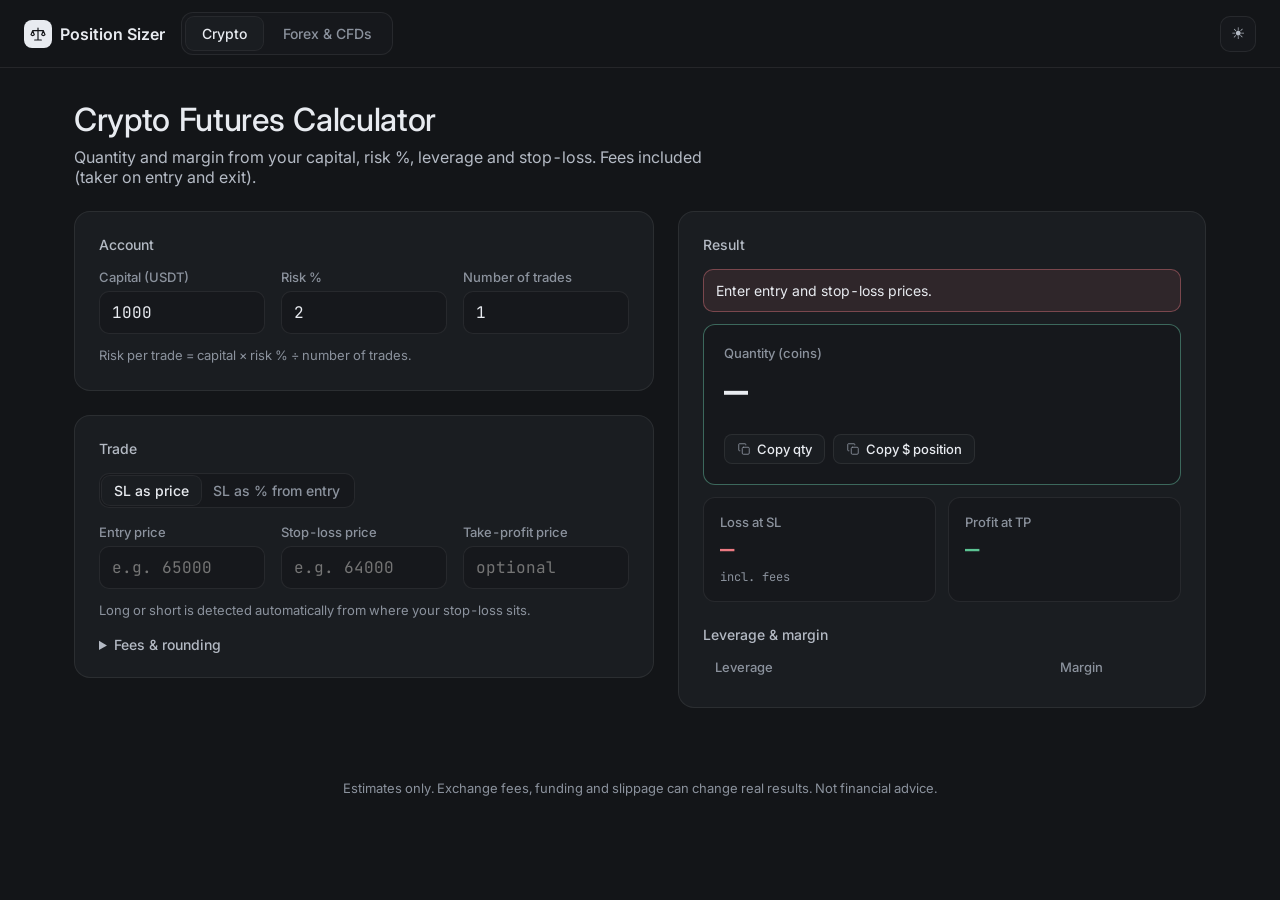
<file: index.html>
<!DOCTYPE html>
<html lang="en">
<head>
<meta charset="UTF-8">
<meta name="viewport" content="width=device-width, initial-scale=1">
<title>Crypto Position Size Calculator</title>
<meta name="description" content="Crypto futures position size, quantity and margin calculator with leverage, fees and risk per trade.">
<meta name="theme-color" content="#16191f">
<link rel="manifest" href="manifest.json">
<link rel="icon" href="icons/icon.svg" type="image/svg+xml">
<link rel="preconnect" href="https://fonts.googleapis.com"><link rel="preconnect" href="https://fonts.gstatic.com" crossorigin><link rel="stylesheet" href="https://fonts.googleapis.com/css2?family=Inter:wght@400;500;600&family=JetBrains+Mono:wght@400;500&display=swap">
<link rel="stylesheet" href="css/styles.css?v=16">
<script src="js/common.js?v=16"></script>
</head>
<body>
<nav class="nav">
  <div class="brand"><span class="logo"><svg width="16" height="16" viewBox="0 0 24 24" fill="none" stroke="currentColor" stroke-width="1.75" stroke-linecap="round" stroke-linejoin="round" aria-hidden="true"><path d="M12 3v18M7 21h10M4 7h16M4 7l-2.5 6a3 3 0 0 0 5 0zM20 7l-2.5 6a3 3 0 0 0 5 0z"/></svg></span> Position Sizer</div>
  <div class="tabs"><a href="index.html" class="active">Crypto</a><a href="forex.html">Forex &amp; CFDs</a></div>
  <div class="theme-ctl">
    <button class="icon-btn" id="modeBtn" aria-label="Toggle dark/light mode"></button>
  </div>
</nav>

<main>
  <div class="page-head">
    <h1>Crypto Futures Calculator</h1>
    <p>Quantity and margin from your capital, risk %, leverage and stop-loss. Fees included (taker on entry and exit).</p>
  </div>
  <div class="grid">
    <section>
      <div class="card">
        <h2>Account</h2>
        <div class="fields">
          <label>Capital (USDT)<input id="capital" type="number" min="0" step="any" value="1000" data-save></label>
          <label>Risk %<input id="risk" type="number" min="0" step="any" value="2" data-save></label>
          <label>Number of trades<input id="trades" type="number" min="1" step="1" value="1" data-save></label>
        </div>
        <p class="hint">Risk per trade = capital × risk % ÷ number of trades.</p>
      </div>
      <div class="card">
        <h2>Trade</h2>
        <div class="seg" id="slModeSeg"><button data-m="price" class="on">SL as price</button><button data-m="pct">SL as % from entry</button></div>
        <div class="seg" id="sideSeg" hidden><button data-d="long" class="on">Buy / Long</button><button data-d="short">Sell / Short</button></div>
        <div class="fields">
          <label>Entry price<input id="entry" type="number" min="0" step="any" placeholder="e.g. 65000" data-save></label>
          <label class="sl-price">Stop-loss price<input id="sl" type="number" min="0" step="any" placeholder="e.g. 64000" data-save></label>
          <label class="sl-pct" hidden>Stop-loss %<input id="slPct" type="number" min="0" step="any" placeholder="e.g. 1.5" data-save></label>
          <label>Take-profit price<input id="tp" type="number" min="0" step="any" placeholder="optional" data-save></label>
        </div>
        <p class="hint" id="slHint">Long or short is detected automatically from where your stop-loss sits.</p>
        <details style="margin-top:1rem">
          <summary>Fees &amp; rounding</summary>
          <div class="fields">
            <label>Taker fee % (each side)<input id="fee" type="number" min="0" step="any" value="0.06" data-save></label>
            <label>Qty step<input id="qstep" type="number" min="0" step="any" value="0.001" data-save></label>
          </div>
          <p class="hint">Default: Bitunix futures taker 0.06% (maker 0.02%). Worst case assumed: taker on entry and on exit.</p>
        </details>
      </div>
    </section>

    <section>
      <div class="card">
        <h2>Result <span id="dir"></span></h2>
        <div id="alerts"></div>
        <div class="hero">
          <div class="stat main"><div class="k">Quantity (coins)</div><div class="v" id="qty">—</div><div class="s" id="qtySub"></div>
            <div class="copy-row"><button class="copy-chip" id="copyQty" type="button"><svg width="14" height="14" viewBox="0 0 24 24" fill="none" stroke="currentColor" stroke-width="1.5" stroke-linecap="round" stroke-linejoin="round" aria-hidden="true"><rect x="9" y="9" width="12" height="12" rx="2"/><path d="M5 15H4a1 1 0 0 1-1-1V4a1 1 0 0 1 1-1h10a1 1 0 0 1 1 1v1"/></svg>Copy qty</button><button class="copy-chip" id="copyPos" type="button"><svg width="14" height="14" viewBox="0 0 24 24" fill="none" stroke="currentColor" stroke-width="1.5" stroke-linecap="round" stroke-linejoin="round" aria-hidden="true"><rect x="9" y="9" width="12" height="12" rx="2"/><path d="M5 15H4a1 1 0 0 1-1-1V4a1 1 0 0 1 1-1h10a1 1 0 0 1 1 1v1"/></svg>Copy $ position</button></div></div>
          <div class="stat"><div class="k">Loss at SL</div><div class="v down" id="loss">—</div><div class="s">incl. fees</div></div>
          <div class="stat"><div class="k">Profit at TP</div><div class="v up" id="profit">—</div><div class="s" id="rr"></div></div>
        </div>
        <h2 style="margin-top:1.25rem">Leverage &amp; margin</h2>
        <table class="levtable"><thead><tr><th>Leverage</th><th>Margin</th><th></th></tr></thead><tbody id="levRows"></tbody></table>
      </div>
    </section>
  </div>
</main>
<footer>Estimates only. Exchange fees, funding and slippage can change real results. Not financial advice.</footer>
<script src="js/crypto.js?v=16"></script>
</body>
</html>
</file>
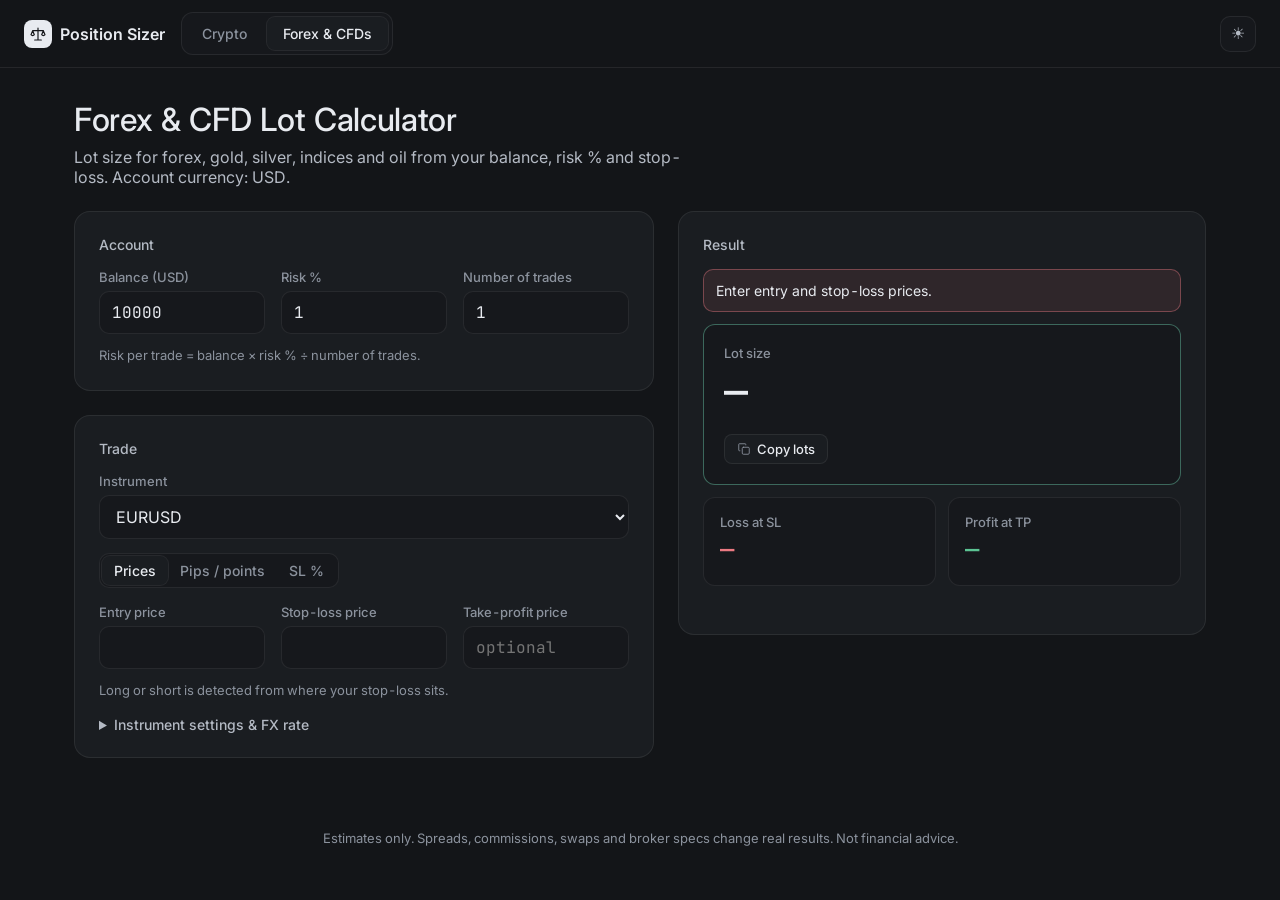
<file: forex.html>
<!DOCTYPE html>
<html lang="en">
<head>
<meta charset="UTF-8">
<meta name="viewport" content="width=device-width, initial-scale=1">
<title>Forex, Gold, Indices &amp; Oil Lot Size Calculator</title>
<meta name="description" content="Lot size calculator for forex, gold, silver, indices and oil with risk % and stop-loss.">
<meta name="theme-color" content="#16191f">
<link rel="manifest" href="manifest.json">
<link rel="icon" href="icons/icon.svg" type="image/svg+xml">
<link rel="preconnect" href="https://fonts.googleapis.com"><link rel="preconnect" href="https://fonts.gstatic.com" crossorigin><link rel="stylesheet" href="https://fonts.googleapis.com/css2?family=Inter:wght@400;500;600&family=JetBrains+Mono:wght@400;500&display=swap">
<link rel="stylesheet" href="css/styles.css?v=16">
<script src="js/common.js?v=16"></script>
</head>
<body>
<nav class="nav">
  <div class="brand"><span class="logo"><svg width="16" height="16" viewBox="0 0 24 24" fill="none" stroke="currentColor" stroke-width="1.75" stroke-linecap="round" stroke-linejoin="round" aria-hidden="true"><path d="M12 3v18M7 21h10M4 7h16M4 7l-2.5 6a3 3 0 0 0 5 0zM20 7l-2.5 6a3 3 0 0 0 5 0z"/></svg></span> Position Sizer</div>
  <div class="tabs"><a href="index.html">Crypto</a><a href="forex.html" class="active">Forex &amp; CFDs</a></div>
  <div class="theme-ctl">
    <button class="icon-btn" id="modeBtn" aria-label="Toggle dark/light mode"></button>
  </div>
</nav>

<main>
  <div class="page-head">
    <h1>Forex &amp; CFD Lot Calculator</h1>
    <p>Lot size for forex, gold, silver, indices and oil from your balance, risk % and stop-loss. Account currency: USD.</p>
  </div>
  <div class="grid">
    <section>
      <div class="card">
        <h2>Account</h2>
        <div class="fields">
          <label>Balance (USD)<input id="capital" type="number" min="0" step="any" value="10000" data-save></label>
          <label>Risk %<input id="risk" type="number" min="0" step="any" value="1" data-save></label>
          <label>Number of trades<input id="trades" type="number" min="1" step="1" value="1" data-save></label>
        </div>
        <p class="hint">Risk per trade = balance × risk % ÷ number of trades.</p>
      </div>
      <div class="card">
        <h2>Trade</h2>
        <label style="margin-bottom:.9rem">Instrument<select id="sym" data-save></select></label>
        <div class="seg" id="modeSeg"><button data-m="price" class="on">Prices</button><button data-m="pips">Pips / points</button><button data-m="pct">SL %</button></div>
        <div class="seg" id="dirSeg" hidden><button data-d="long" class="on">Buy / Long</button><button data-d="short">Sell / Short</button></div>
        <div class="fields">
          <label>Entry price<input id="entry" type="number" min="0" step="any" data-save></label>
          <label class="pm-price">Stop-loss price<input id="sl" type="number" min="0" step="any" data-save></label>
          <label class="pm-pct" hidden>Stop-loss % from entry<input id="slPct" type="number" min="0" step="any" placeholder="e.g. 0.5" data-save></label>
          <label class="pm-tp">Take-profit price<input id="tp" type="number" min="0" step="any" placeholder="optional" data-save></label>
          <label class="pm-pips" hidden><span>Stop-loss (<span class="unit">pips</span>)</span><input id="slPips" type="number" min="0" step="any" data-save></label>
          <label class="pm-pips" hidden><span>Take-profit (<span class="unit">pips</span>)</span><input id="tpPips" type="number" min="0" step="any" placeholder="optional" data-save></label>
        </div>
        <p class="hint" id="modeHint"></p>
        <details style="margin-top:1rem">
          <summary>Instrument settings &amp; FX rate</summary>
          <div class="fields">
            <label>Contract size / lot<input id="cs" type="number" min="0" step="any"></label>
            <label><span>Pip / point size</span><input id="pip" type="number" min="0" step="any"></label>
            <label>Lot step<input id="step" type="number" min="0" step="any"></label>
            <label><span>1 <span id="qccy">USD</span> in USD</span><input id="rate" type="number" min="0" step="any" placeholder="auto"></label>
          </div>
          <p class="hint" id="rateInfo"></p>
          <button class="btn" id="resetSpec" style="margin-top:.6rem">Reset this symbol to defaults</button>
          <button class="btn" id="refreshRates" style="margin-top:.6rem">Refresh live rates</button>
          <p class="hint">Contract sizes vary by broker (e.g. some use 100 barrels for oil or 10 per index lot). Check yours and edit here; changes are saved per symbol.</p>
        </details>
      </div>
    </section>

    <section>
      <div class="card">
        <h2>Result <span id="dir"></span></h2>
        <div id="alerts"></div>
        <div class="hero">
          <div class="stat main"><div class="k">Lot size</div><div class="v" id="lots">—</div><div class="s" id="lotsSub"></div>
            <div class="copy-row"><button class="copy-chip" id="copyLots" type="button"><svg width="14" height="14" viewBox="0 0 24 24" fill="none" stroke="currentColor" stroke-width="1.5" stroke-linecap="round" stroke-linejoin="round" aria-hidden="true"><rect x="9" y="9" width="12" height="12" rx="2"/><path d="M5 15H4a1 1 0 0 1-1-1V4a1 1 0 0 1 1-1h10a1 1 0 0 1 1 1v1"/></svg>Copy lots</button></div></div>
          <div class="stat"><div class="k">Loss at SL</div><div class="v down" id="loss">—</div><div class="s" id="lossSub"></div></div>
          <div class="stat"><div class="k">Profit at TP</div><div class="v up" id="profit">—</div><div class="s" id="rr"></div></div>
        </div>
      </div>
    </section>
  </div>
</main>
<footer>Estimates only. Spreads, commissions, swaps and broker specs change real results. Not financial advice.</footer>
<script src="js/instruments.js?v=16"></script>
<script src="js/rates.js?v=16"></script>
<script src="js/forex.js?v=16"></script>
</body>
</html>
</file>
<file: css/styles.css>
/* ===== Tokens: graphite neutrals, one green accent, red/green only for loss/profit ===== */
:root {
  --radius: 16px;
  --font: "Inter", system-ui, -apple-system, "Segoe UI", Roboto, sans-serif;
  --mono: "JetBrains Mono", ui-monospace, "Cascadia Mono", Consolas, monospace;
  --bg: #f4f5f6; --card: #ffffff; --card-border: rgba(24, 27, 32, .09);
  --text: #1c1f24; --text2: #4a505a; --muted: #6b717c;
  --accent: #17805f; --up: #23835a; --down: #c2414e; --input: #f8f9fa;
  --ring: rgba(23, 128, 95, .28);
  --ease: cubic-bezier(.2, 0, 0, 1);
}
[data-mode="dark"] {
  --bg: #131518; --card: #1a1d21; --card-border: rgba(232, 235, 240, .08);
  --text: #e8ebf0; --text2: #b4bac4; --muted: #8b929d;
  --accent: #5cc8a2; --up: #5cc493; --down: #ec7a82; --input: #16181c;
  --ring: rgba(92, 200, 162, .32);
}

/* ===== Base ===== */
* { box-sizing: border-box; }
html, body { margin: 0; }
body {
  font-family: var(--font); color: var(--text); min-height: 100vh;
  background: var(--bg); font-variant-numeric: tabular-nums;
}
a { color: var(--accent); }
:focus-visible { outline: 2px solid var(--accent); outline-offset: 2px; }

/* ===== Nav ===== */
.nav {
  position: sticky; top: 0; z-index: 10; display: flex; align-items: center; gap: 16px;
  padding: 12px 24px; background: var(--bg); border-bottom: 1px solid var(--card-border);
  flex-wrap: wrap;
}
.brand { font-weight: 600; display: flex; align-items: center; gap: 8px; }
.brand .logo { width: 28px; height: 28px; border-radius: 8px; display: grid; place-items: center;
  background: var(--text); color: var(--bg); }
.tabs { display: flex; gap: 4px; background: var(--input); padding: 4px; border-radius: 12px; border: 1px solid var(--card-border); }
.tabs a { text-decoration: none; color: var(--muted); padding: 8px 16px; border-radius: 8px; font-weight: 500; font-size: .875rem;
  transition: color .15s var(--ease), background-color .15s var(--ease); }
.tabs a:hover { color: var(--text); }
.tabs a.active { background: var(--card); color: var(--text); box-shadow: 0 0 0 1px var(--card-border); }
.theme-ctl { margin-left: auto; display: flex; gap: 8px; align-items: center; }
.icon-btn { background: var(--input); border: 1px solid var(--card-border); color: var(--text2);
  border-radius: 10px; width: 36px; height: 36px; cursor: pointer; font-size: 1rem;
  transition: color .15s var(--ease); }
.icon-btn:hover { color: var(--text); }

/* ===== Layout ===== */
main { max-width: 1180px; margin: 0 auto; padding: 32px 24px 48px; }
.page-head h1 { margin: 0 0 8px; font-size: clamp(1.5rem, 3vw, 2rem); font-weight: 500; letter-spacing: -.01em; }
.page-head p { margin: 0 0 24px; color: var(--text2); max-width: 64ch; }
.grid { display: grid; grid-template-columns: 1.1fr 1fr; gap: 24px; align-items: start; }
@media (max-width: 880px) { .grid { grid-template-columns: 1fr; } .theme-ctl { margin-left: 0; } }

.card {
  background: var(--card); border: 1px solid var(--card-border); border-radius: var(--radius);
  padding: 24px; margin-bottom: 24px;
}
.card h2 { font-size: .875rem; font-weight: 500; color: var(--text2); margin: 0 0 16px; display: flex; align-items: center; gap: 8px; }
.fields { display: grid; grid-template-columns: repeat(auto-fit, minmax(150px, 1fr)); gap: 16px; }
label { display: flex; flex-direction: column; gap: 6px; font-size: .8125rem; color: var(--muted); font-weight: 500; }
input, select {
  font: 400 1rem var(--mono); color: var(--text); background: var(--input);
  border: 1px solid var(--card-border); border-radius: 10px; padding: 10px 12px; width: 100%;
  transition: border-color .15s var(--ease), box-shadow .15s var(--ease);
}
input:focus, select:focus { outline: none; border-color: var(--accent); box-shadow: 0 0 0 3px var(--ring); }
select { font-family: var(--font); }
.hint { font-size: .8125rem; color: var(--muted); margin: 12px 0 0; line-height: 1.5; }

.seg { display: inline-flex; background: var(--input); border: 1px solid var(--card-border); border-radius: 10px; padding: 2px; margin-bottom: 16px; }
.seg button { background: none; border: 0; color: var(--muted); padding: 6px 12px; border-radius: 8px; font: 500 .875rem var(--font); cursor: pointer;
  transition: color .15s var(--ease), background-color .15s var(--ease); }
.seg button:hover { color: var(--text); }
.seg button.on { background: var(--card); color: var(--text); box-shadow: 0 0 0 1px var(--card-border); }

/* ===== Results ===== */
.hero { display: grid; grid-template-columns: 1fr 1fr; gap: 12px; margin-bottom: 24px; }
.stat { background: var(--input); border: 1px solid var(--card-border); border-radius: 12px; padding: 16px; }
.stat .k { font-size: .8125rem; color: var(--muted); font-weight: 500; }
.stat .v { font: 500 1.5rem var(--mono); margin-top: 4px; word-break: break-all; letter-spacing: -.01em; }
.stat .s { font-size: .75rem; color: var(--muted); margin-top: 4px; font-family: var(--mono); }
.stat.main { grid-column: 1 / -1; padding: 20px; border-color: color-mix(in srgb, var(--accent) 40%, var(--card-border)); }
.stat.main .v { font-size: 2.5rem; color: var(--text); letter-spacing: -.02em; }
.rows { margin: 0; display: grid; grid-template-columns: 1fr auto; gap: 8px 16px; }
.rows dt { color: var(--muted); font-size: .875rem; }
.rows dd { margin: 0; text-align: right; font: 500 .9375rem var(--mono); }
.up { color: var(--up) !important; } .down { color: var(--down) !important; }
.badge { display: inline-block; font: 500 .75rem var(--mono); padding: 2px 8px; border-radius: 6px; }
.badge.long { background: color-mix(in srgb, var(--up) 14%, transparent); color: var(--up); }
.badge.short { background: color-mix(in srgb, var(--down) 14%, transparent); color: var(--down); }

.alert { border-radius: 10px; padding: 12px; font-size: .875rem; margin-bottom: 12px; border: 1px solid; }
.alert.warn { border-color: color-mix(in srgb, #c98a1c 40%, transparent); background: color-mix(in srgb, #c98a1c 10%, transparent); }
.alert.err { border-color: color-mix(in srgb, var(--down) 40%, transparent); background: color-mix(in srgb, var(--down) 10%, transparent); }

/* Risk ladder */
.ladder { position: relative; height: 56px; margin: 20px 0 8px; }
.ladder .bar { position: absolute; top: 20px; height: 12px; border-radius: 6px; }
.ladder .bar.loss { background: color-mix(in srgb, var(--down) 55%, transparent); }
.ladder .bar.win { background: color-mix(in srgb, var(--up) 55%, transparent); }
.ladder .tick { position: absolute; top: 0; transform: translateX(-50%); font: 500 .75rem var(--mono); color: var(--muted); white-space: nowrap; text-align: center; }
.ladder .tick::after { content: ""; display: block; width: 2px; height: 24px; margin: 2px auto 0; background: var(--text); border-radius: 1px; }

.btn { font: 500 .875rem var(--font); border-radius: 10px; padding: 10px 16px; cursor: pointer; border: 1px solid var(--card-border); background: var(--input); color: var(--text);
  transition: background-color .15s var(--ease), transform .1s var(--ease); }
.btn:hover { background: var(--card); }
.btn.primary { background: var(--accent); color: #fff; border: 0; width: 100%; margin-top: 16px; }
.btn:active { transform: scale(.98); }
details summary { cursor: pointer; color: var(--text2); font-weight: 500; font-size: .875rem; }
details[open] summary { margin-bottom: 16px; }
footer { text-align: center; color: var(--muted); font-size: .8125rem; padding: 0 16px 32px; }
.toast { position: fixed; bottom: 24px; left: 50%; transform: translateX(-50%) translateY(8px); opacity: 0;
  background: var(--text); color: var(--bg); padding: 8px 16px; border-radius: 10px; font-weight: 500; pointer-events: none;
  transition: opacity .2s var(--ease), transform .2s var(--ease); }
.toast.show { opacity: 1; transform: translateX(-50%); }

[hidden] { display: none !important; }

/* ===== Mobile ===== */
.mbar { display: none; }
@media (max-width: 640px) {
  .nav { position: static; padding: 12px 16px; gap: 12px; }
  .theme-ctl { margin-left: auto; }
  .tabs { order: 3; width: 100%; }
  .tabs a { flex: 1; text-align: center; }
  main { padding: 20px 16px 96px; }
  .card { padding: 16px; }
  .fields { grid-template-columns: 1fr 1fr; gap: 12px; }
  .page-head p { font-size: .9375rem; }
  .stat .v { font-size: 1.25rem; }
  .stat.main .v { font-size: 2rem; }
  .rows dt { font-size: .8125rem; }
  .rows dd { font-size: .875rem; }
  .mbar {
    display: flex; position: fixed; left: 12px; right: 12px; bottom: 12px; z-index: 20;
    align-items: center; justify-content: space-between; gap: 12px; padding: 12px 16px;
    border-radius: 16px; border: 1px solid var(--card-border); background: var(--card);
    box-shadow: 0 4px 16px rgba(0,0,0,.12);
    color: var(--text); font-family: var(--font); cursor: pointer; text-align: left;
    transition: opacity .2s var(--ease);
  }
  .mbar .k { font-size: .75rem; color: var(--muted); font-weight: 500; }
  .mbar .v { font: 500 1.25rem var(--mono); color: var(--text); }
  .mbar .v2 { font: 500 .875rem var(--mono); text-align: right; }
  .mbar.hide { opacity: 0; pointer-events: none; }
}

/* Leverage table */
.levtable { width: 100%; border-collapse: collapse; font-family: var(--mono); font-size: .9375rem; }
.levtable th { text-align: left; font: 500 .8125rem var(--font); color: var(--muted); padding: 0 12px 8px; }
.levtable td { padding: 10px 12px; border-top: 1px solid var(--card-border); font-weight: 400; }
.levtable td:nth-child(2), .levtable th:nth-child(2) { text-align: right; }
.levtable td:last-child { text-align: right; font: 400 .75rem var(--font); color: var(--muted); }
.levtable tr.min td { color: var(--accent); font-weight: 500; background: color-mix(in srgb, var(--accent) 8%, transparent); border-top-color: transparent; }
.levtable tr.min td:first-child { border-radius: 8px 0 0 8px; } .levtable tr.min td:last-child { border-radius: 0 8px 8px 0; color: var(--accent); }
.levtable tr.min + tr td { border-top-color: transparent; }
.levtable tr.liq td { color: var(--down); }

/* Copy buttons inside the main result */
.copy-row { display: flex; gap: 8px; flex-wrap: wrap; margin-top: 16px; }
.copy-chip { display: inline-flex; align-items: center; gap: 6px; font: 500 .8125rem var(--font); padding: 6px 12px; border-radius: 8px; cursor: pointer;
  border: 1px solid var(--card-border); background: var(--card); color: var(--text);
  transition: border-color .15s var(--ease), transform .1s var(--ease); }
.copy-chip svg { color: var(--muted); }
.copy-chip:hover { border-color: var(--accent); }
.copy-chip:active { transform: scale(.98); }
</file>
